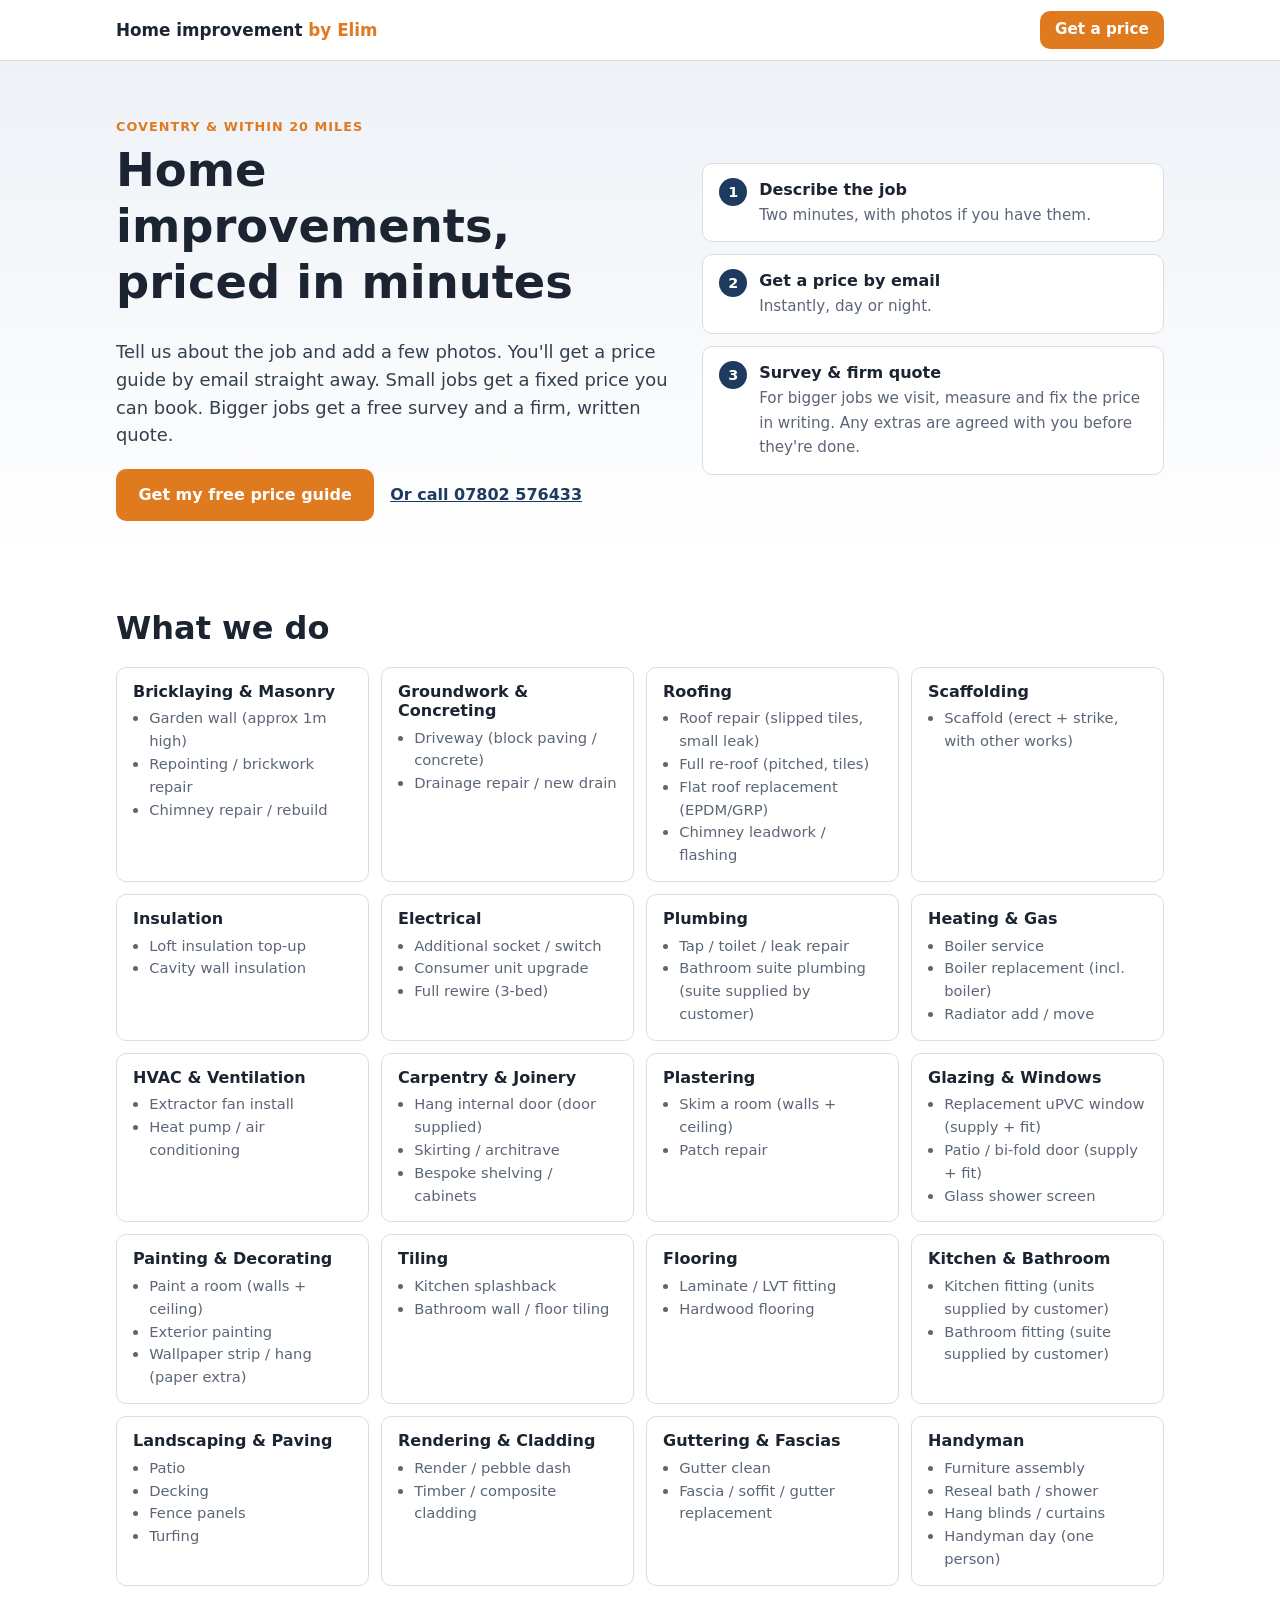
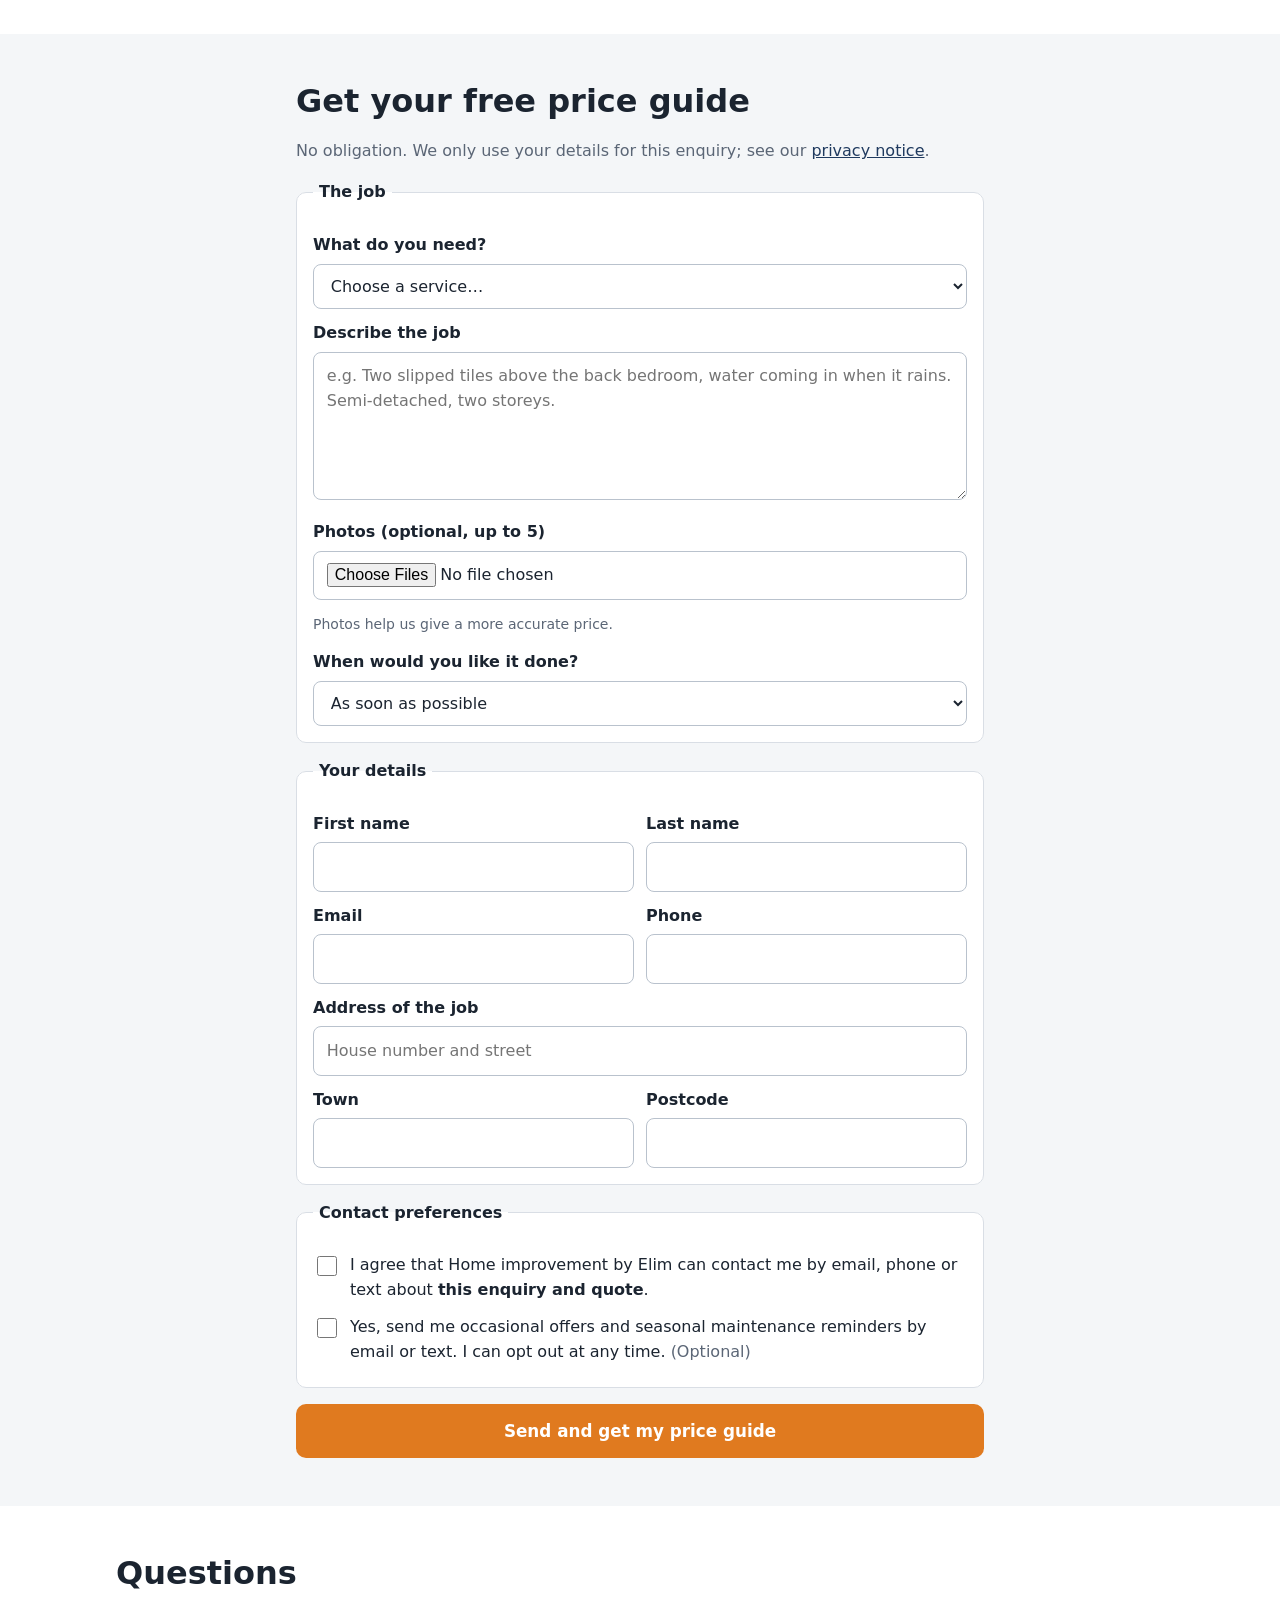
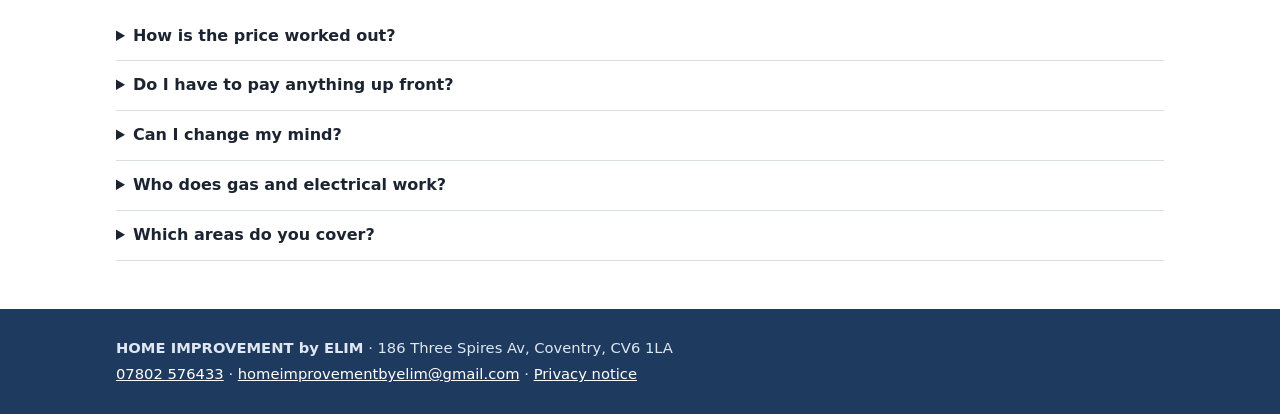
<file: index.html>
<!doctype html>
<html lang="en-GB">
<head>
<meta charset="utf-8">
<meta name="viewport" content="width=device-width, initial-scale=1">
<title>Home improvement by Elim | Builders & home improvements in Coventry</title>
<meta name="description" content="Home improvements in Coventry and within 20 miles: roofing, kitchens, bathrooms, windows, plastering, decorating, landscaping and more. Get a free instant price guide online.">
<link rel="canonical" href="https://homeimprovementbyelim.github.io/">
<link rel="stylesheet" href="styles.css">
<script type="application/ld+json">
{
  "@context": "https://schema.org",
  "@type": "HomeAndConstructionBusiness",
  "name": "Home improvement by Elim",
  "url": "https://homeimprovementbyelim.github.io/",
  "telephone": "+447802576433",
  "email": "homeimprovementbyelim@gmail.com",
  "address": {"@type": "PostalAddress", "addressLocality": "Coventry", "postalCode": "CV6", "addressCountry": "GB"},
  "areaServed": {"@type": "GeoCircle", "geoMidpoint": {"@type": "GeoCoordinates", "latitude": 52.43, "longitude": -1.51}, "geoRadius": "32000"}
}
</script>
</head>
<body>
<header class="topbar">
  <div class="wrap topbar-inner">
    <a class="brand" href="#top">Home improvement <span>by Elim</span></a>
    <a class="btn btn-small" href="#quote">Get a price</a>
  </div>
</header>

<main id="top">
  <section class="hero">
    <div class="wrap hero-grid">
      <div>
        <p class="eyebrow">Coventry &amp; within 20 miles</p>
        <h1>Home improvements, priced in minutes</h1>
        <p class="lead">Tell us about the job and add a few photos. You'll get a price guide by email straight away. Small jobs get a fixed price you can book. Bigger jobs get a free survey and a firm, written quote.</p>
        <div class="hero-actions">
          <a class="btn" href="#quote">Get my free price guide</a>
          <a class="link" href="tel:+447802576433">Or call 07802 576433</a>
        </div>
      </div>
      <ol class="steps" aria-label="How it works">
        <li><strong>Describe the job</strong><span>Two minutes, with photos if you have them.</span></li>
        <li><strong>Get a price by email</strong><span>Instantly, day or night.</span></li>
        <li><strong>Survey &amp; firm quote</strong><span>For bigger jobs we visit, measure and fix the price in writing. Any extras are agreed with you before they're done.</span></li>
      </ol>
    </div>
  </section>

  <section class="wrap section" aria-labelledby="services-h">
    <h2 id="services-h">What we do</h2>
    <div id="trades" class="trades"></div>
  </section>

  <section id="quote" class="section quote-section" aria-labelledby="quote-h">
    <div class="wrap narrow">
      <h2 id="quote-h">Get your free price guide</h2>
      <p class="muted">No obligation. We only use your details for this enquiry; see our <a href="privacy.html">privacy notice</a>.</p>

      <form id="enquiry" novalidate>
        <fieldset>
          <legend>The job</legend>
          <label for="service">What do you need?</label>
          <select id="service" name="service" required><option value="">Choose a service…</option></select>

          <div id="qty-row" class="row" hidden>
            <div>
              <label for="quantity">Roughly how much? <span id="unit-hint" class="muted"></span></label>
              <input id="quantity" name="quantity" type="number" min="0.5" step="0.5" inputmode="decimal">
            </div>
          </div>

          <label for="description">Describe the job</label>
          <textarea id="description" name="description" rows="5" required placeholder="e.g. Two slipped tiles above the back bedroom, water coming in when it rains. Semi-detached, two storeys."></textarea>

          <label for="photos">Photos (optional, up to 5)</label>
          <input id="photos" name="photos" type="file" accept="image/*" multiple>
          <p id="photo-note" class="muted small">Photos help us give a more accurate price.</p>

          <label for="urgency">When would you like it done?</label>
          <select id="urgency" name="urgency">
            <option>As soon as possible</option><option>Within a month</option><option>In 1–3 months</option><option>Just planning</option>
          </select>
        </fieldset>

        <fieldset>
          <legend>Your details</legend>
          <div class="row two">
            <div><label for="firstName">First name</label><input id="firstName" name="firstName" autocomplete="given-name" required></div>
            <div><label for="lastName">Last name</label><input id="lastName" name="lastName" autocomplete="family-name" required></div>
          </div>
          <div class="row two">
            <div><label for="email">Email</label><input id="email" name="email" type="email" autocomplete="email" required></div>
            <div><label for="phone">Phone</label><input id="phone" name="phone" type="tel" autocomplete="tel" required></div>
          </div>
          <label for="address1">Address of the job</label>
          <input id="address1" name="address1" autocomplete="address-line1" required placeholder="House number and street">
          <div class="row two">
            <div><label for="town">Town</label><input id="town" name="town" autocomplete="address-level2" required></div>
            <div><label for="postcode">Postcode</label><input id="postcode" name="postcode" autocomplete="postal-code" required></div>
          </div>
          <div class="hp" aria-hidden="true"><label for="website">Leave this empty</label><input id="website" name="website" tabindex="-1" autocomplete="off"></div>
        </fieldset>

        <fieldset class="consent">
          <legend>Contact preferences</legend>
          <label class="check"><input type="checkbox" id="consentContact" name="consentContact" required>
            <span>I agree that Home improvement by Elim can contact me by email, phone or text about <strong>this enquiry and quote</strong>.</span></label>
          <label class="check"><input type="checkbox" id="consentMarketing" name="consentMarketing">
            <span>Yes, send me occasional offers and seasonal maintenance reminders by email or text. I can opt out at any time. <span class="muted">(Optional)</span></span></label>
        </fieldset>

        <p id="form-error" class="error" role="alert" hidden></p>
        <button class="btn btn-wide" type="submit" id="submit-btn">Send and get my price guide</button>
      </form>

      <div id="thanks" class="thanks" hidden tabindex="-1">
        <h3>Thanks, we've got it</h3>
        <p>Your price guide is on its way to <strong id="thanks-email"></strong>. Check your junk folder if it hasn't arrived in a few minutes.</p>
        <p class="muted">Your reference: <strong id="thanks-ref"></strong></p>
      </div>
    </div>
  </section>

  <section class="wrap section" aria-labelledby="faq-h">
    <h2 id="faq-h">Questions</h2>
    <details><summary>How is the price worked out?</summary><p>From our day rates, the size of the job and typical materials. Small jobs get a fixed price. Bigger jobs get a price range first, then a firm price in writing after we've seen the job. If we find something that couldn't be seen at the survey, we explain it and agree any extra cost with you before doing it.</p></details>
    <details><summary>Do I have to pay anything up front?</summary><p>The survey is free. When you accept a firm quote we ask for a 25% deposit to book your dates, and the balance on completion.</p></details>
    <details><summary>Can I change my mind?</summary><p>Yes. You have 14 days after accepting a quote to cancel, and we'll refund your deposit. If you ask us to start sooner, for example for an urgent leak, you'd only pay for work already done.</p></details>
    <details><summary>Who does gas and electrical work?</summary><p>All gas and electrical work is carried out by contractors who hold the required registrations (e.g. Gas Safe, Part P) and insurance.</p></details>
    <details><summary>Which areas do you cover?</summary><p>Coventry and within about 20 miles, including Nuneaton, Bedworth, Rugby, Kenilworth, Warwick, Leamington Spa, Solihull, Hinckley, Atherstone and Tamworth.</p></details>
  </section>
</main>

<footer class="footer">
  <div class="wrap footer-inner">
    <p><strong>HOME IMPROVEMENT by ELIM</strong> · 186 Three Spires Av, Coventry, CV6 1LA</p>
    <p><a href="tel:+447802576433">07802 576433</a> · <a href="mailto:homeimprovementbyelim@gmail.com">homeimprovementbyelim@gmail.com</a> · <a href="privacy.html">Privacy notice</a></p>
  </div>
</footer>

<script src="config.js"></script>
<script src="services.js"></script>
<script src="app.js"></script>
</body>
</html>
</file>
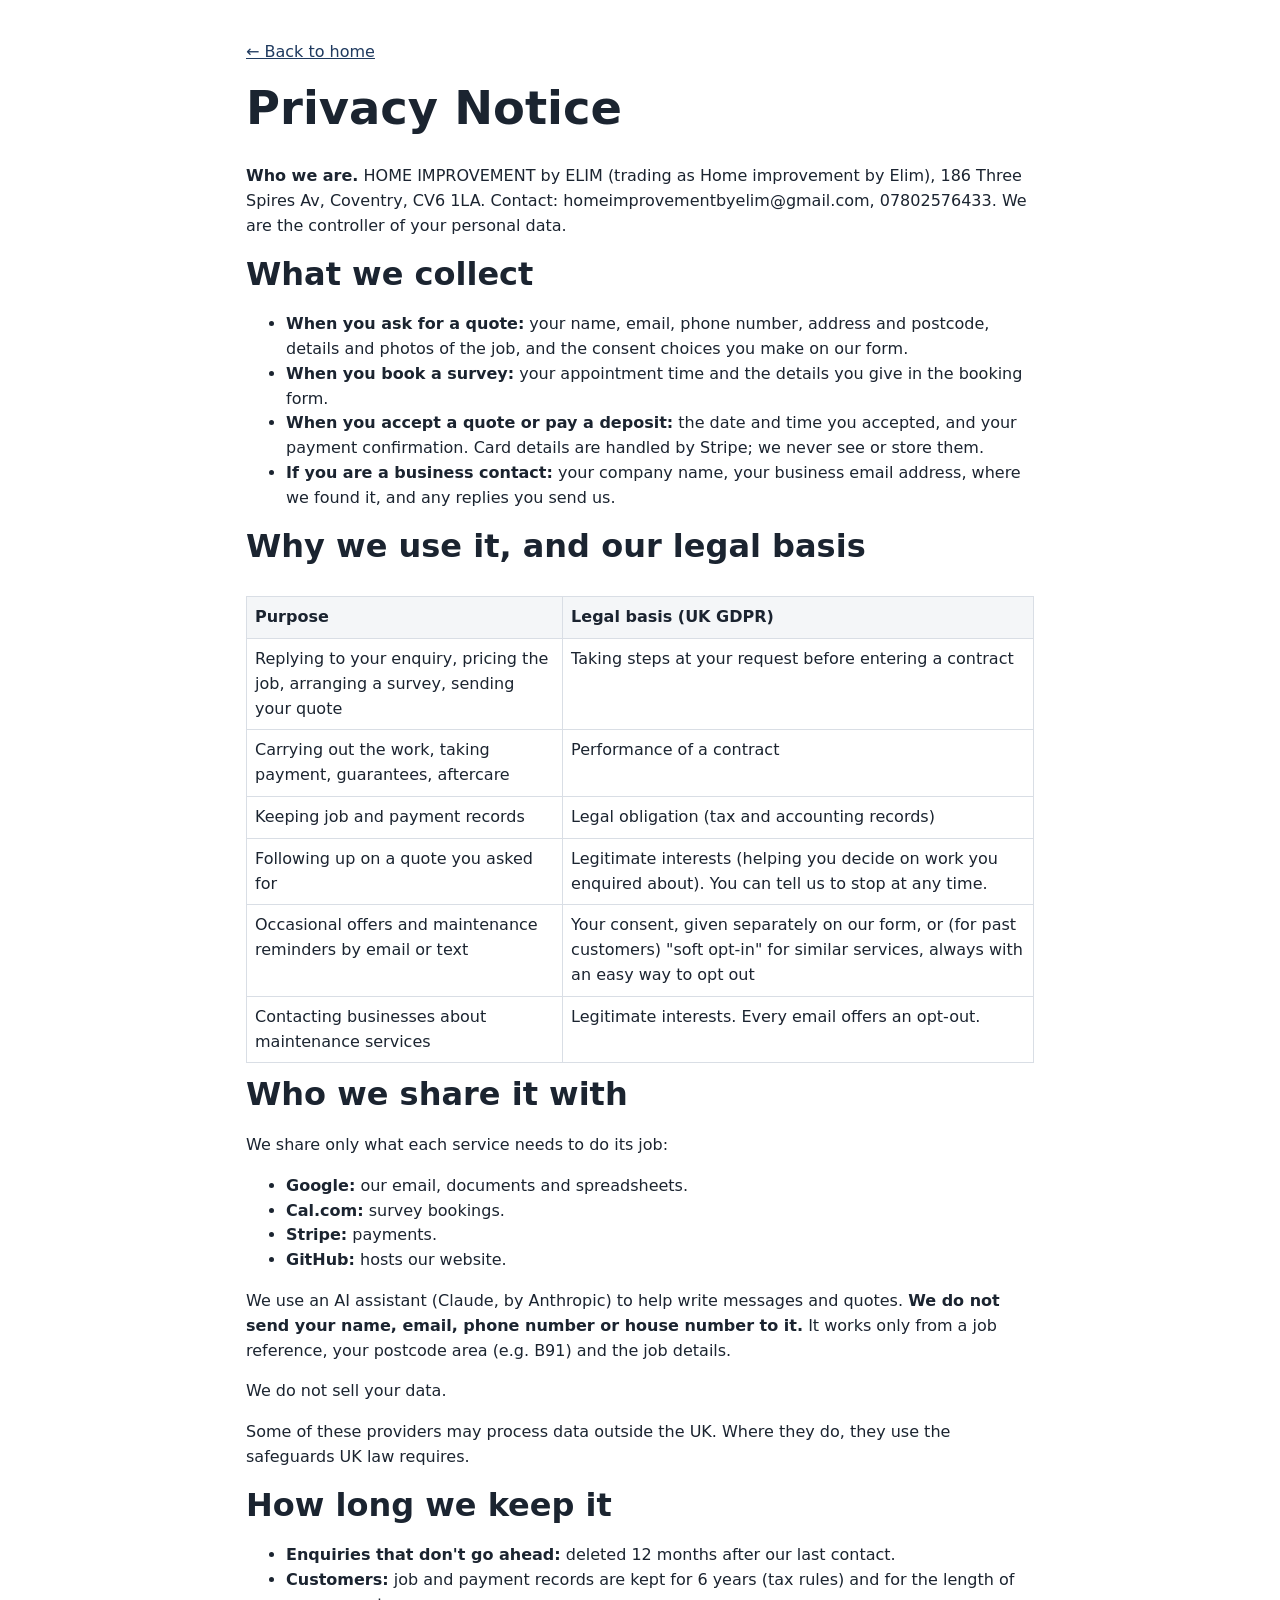
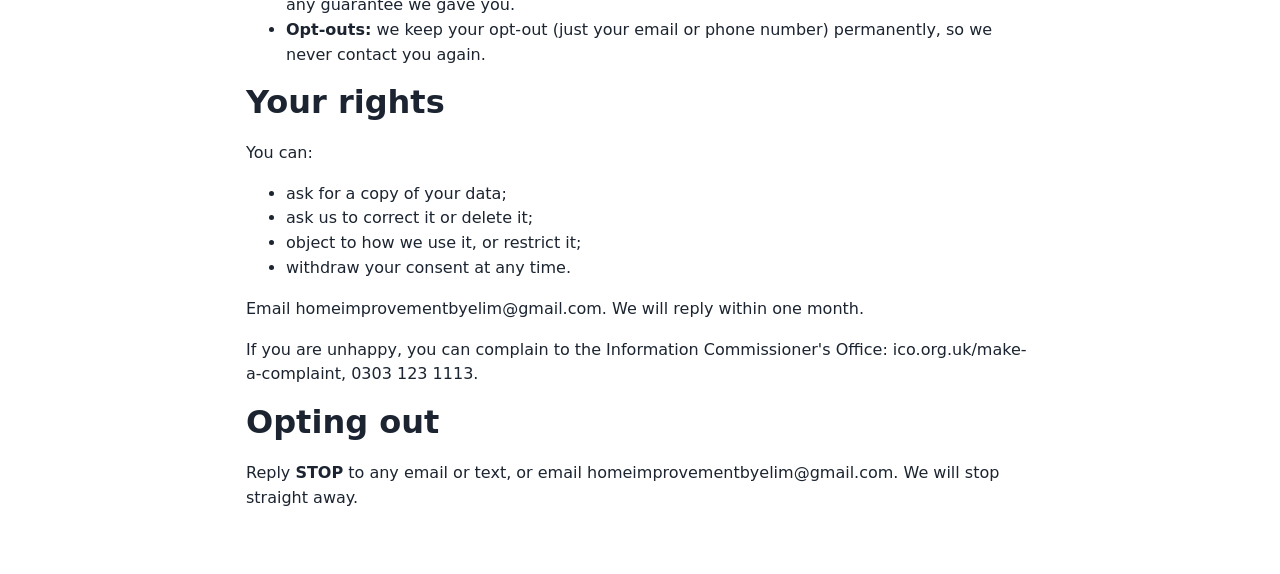
<file: privacy.html>
<!doctype html>
<html lang="en-GB"><head><meta charset="utf-8"><meta name="viewport" content="width=device-width, initial-scale=1">
<title>Privacy notice - Home improvement by Elim</title>
<link rel="stylesheet" href="styles.css"></head>
<body><main class="wrap prose"><p><a href="index.html">&larr; Back to home</a></p>
<h1>Privacy Notice</h1>
<p><strong>Who we are.</strong> HOME IMPROVEMENT by ELIM (trading as Home improvement by Elim), 186 Three Spires Av, Coventry, CV6 1LA. Contact: homeimprovementbyelim@gmail.com, 07802576433. We are the controller of your personal data.</p>
<h2>What we collect</h2>
<ul>
<li><strong>When you ask for a quote:</strong> your name, email, phone number, address and postcode, details and photos of the job, and the consent choices you make on our form.</li>
<li><strong>When you book a survey:</strong> your appointment time and the details you give in the booking form.</li>
<li><strong>When you accept a quote or pay a deposit:</strong> the date and time you accepted, and your payment confirmation. Card details are handled by Stripe; we never see or store them.</li>
<li><strong>If you are a business contact:</strong> your company name, your business email address, where we found it, and any replies you send us.</li>
</ul>
<h2>Why we use it, and our legal basis</h2>
<div class='table'><table><thead><tr><th>Purpose</th><th>Legal basis (UK GDPR)</th></tr></thead><tbody><tr><td>Replying to your enquiry, pricing the job, arranging a survey, sending your quote</td><td>Taking steps at your request before entering a contract</td></tr><tr><td>Carrying out the work, taking payment, guarantees, aftercare</td><td>Performance of a contract</td></tr><tr><td>Keeping job and payment records</td><td>Legal obligation (tax and accounting records)</td></tr><tr><td>Following up on a quote you asked for</td><td>Legitimate interests (helping you decide on work you enquired about). You can tell us to stop at any time.</td></tr><tr><td>Occasional offers and maintenance reminders by email or text</td><td>Your consent, given separately on our form, or (for past customers) &quot;soft opt-in&quot; for similar services, always with an easy way to opt out</td></tr><tr><td>Contacting businesses about maintenance services</td><td>Legitimate interests. Every email offers an opt-out.</td></tr></tbody></table></div>
<h2>Who we share it with</h2>
<p>We share only what each service needs to do its job:</p>
<ul>
<li><strong>Google:</strong> our email, documents and spreadsheets.</li>
<li><strong>Cal.com:</strong> survey bookings.</li>
<li><strong>Stripe:</strong> payments.</li>
<li><strong>GitHub:</strong> hosts our website.</li>
</ul>
<p>We use an AI assistant (Claude, by Anthropic) to help write messages and quotes. <strong>We do not send your name, email, phone number or house number to it.</strong> It works only from a job reference, your postcode area (e.g. B91) and the job details.</p>
<p>We do not sell your data.</p>
<p>Some of these providers may process data outside the UK. Where they do, they use the safeguards UK law requires.</p>
<h2>How long we keep it</h2>
<ul>
<li><strong>Enquiries that don&#x27;t go ahead:</strong> deleted 12 months after our last contact.</li>
<li><strong>Customers:</strong> job and payment records are kept for 6 years (tax rules) and for the length of any guarantee we gave you.</li>
<li><strong>Opt-outs:</strong> we keep your opt-out (just your email or phone number) permanently, so we never contact you again.</li>
</ul>
<h2>Your rights</h2>
<p>You can:</p>
<ul>
<li>ask for a copy of your data;</li>
<li>ask us to correct it or delete it;</li>
<li>object to how we use it, or restrict it;</li>
<li>withdraw your consent at any time.</li>
</ul>
<p>Email homeimprovementbyelim@gmail.com. We will reply within one month.</p>
<p>If you are unhappy, you can complain to the Information Commissioner&#x27;s Office: ico.org.uk/make-a-complaint, 0303 123 1113.</p>
<h2>Opting out</h2>
<p>Reply <strong>STOP</strong> to any email or text, or email homeimprovementbyelim@gmail.com. We will stop straight away.</p>
</main></body></html>
</file>
<file: styles.css>
:root {
  --ink: #1b2430; --muted: #5b6676; --line: #d9dee5; --bg: #ffffff; --soft: #f4f6f8;
  --brand: #1f3a5f; --brand-ink: #ffffff; --accent: #e07a1f; --error: #b42318; --ok: #157347;
  --radius: 10px; --gutter: 16px;
}
* { box-sizing: border-box; }
html { scroll-behavior: smooth; }
body { margin: 0; font: 16px/1.55 system-ui, -apple-system, "Segoe UI", Roboto, Arial, sans-serif; color: var(--ink); background: var(--bg); }
a { color: var(--brand); }
img { max-width: 100%; }
.wrap { max-width: 1080px; margin: 0 auto; padding: 0 var(--gutter); }
.narrow { max-width: 720px; }
.muted { color: var(--muted); }
.small { font-size: 0.875rem; }
h1, h2, h3 { line-height: 1.2; margin: 0 0 0.6em; }
h1 { font-size: clamp(2rem, 5vw, 2.9rem); }
h2 { font-size: clamp(1.5rem, 3.4vw, 2rem); }

.topbar { position: sticky; top: 0; z-index: 10; background: #fff; border-bottom: 1px solid var(--line); }
.topbar-inner { display: flex; align-items: center; justify-content: space-between; height: 60px; }
.brand { font-weight: 800; text-decoration: none; color: var(--ink); font-size: 1.05rem; }
.brand span { color: var(--accent); }

.btn { display: inline-block; background: var(--accent); color: #fff; border: 0; border-radius: var(--radius); padding: 0.85em 1.4em;
  font: inherit; font-weight: 700; text-decoration: none; cursor: pointer; }
.btn:hover { filter: brightness(0.95); }
.btn:focus-visible, a:focus-visible, input:focus-visible, select:focus-visible, textarea:focus-visible, summary:focus-visible { outline: 3px solid #8ab4f8; outline-offset: 2px; }
.btn-small { padding: 0.5em 1em; font-size: 0.95rem; }
.btn-wide { width: 100%; font-size: 1.05rem; }
.btn[disabled] { opacity: 0.6; cursor: progress; }
.link { font-weight: 600; }

.hero { background: linear-gradient(180deg, #eef2f7, #fff); padding: 56px 0 40px; }
.hero-grid { display: grid; gap: 32px; grid-template-columns: 1.2fr 1fr; align-items: center; }
.eyebrow { text-transform: uppercase; letter-spacing: 0.08em; font-size: 0.8rem; font-weight: 700; color: var(--accent); margin: 0 0 0.5em; }
.lead { font-size: 1.12rem; color: #33404f; }
.hero-actions { display: flex; flex-wrap: wrap; gap: 16px; align-items: center; margin-top: 20px; }
.steps { list-style: none; counter-reset: s; margin: 0; padding: 0; display: grid; gap: 12px; }
.steps li { counter-increment: s; background: #fff; border: 1px solid var(--line); border-radius: var(--radius); padding: 14px 16px 14px 56px; position: relative; }
.steps li::before { content: counter(s); position: absolute; left: 16px; top: 14px; width: 28px; height: 28px; border-radius: 50%;
  background: var(--brand); color: #fff; display: grid; place-items: center; font-weight: 700; font-size: 0.9rem; }
.steps strong { display: block; }
.steps span { color: var(--muted); font-size: 0.95rem; }

.section { padding: 48px var(--gutter); }
.section.wrap { padding-left: var(--gutter); padding-right: var(--gutter); }
.trades { display: grid; grid-template-columns: repeat(auto-fill, minmax(230px, 1fr)); gap: 12px; }
.trade { border: 1px solid var(--line); border-radius: var(--radius); padding: 14px 16px; background: #fff; }
.trade h3 { font-size: 1rem; margin-bottom: 0.4em; }
.trade ul { margin: 0; padding-left: 1.1em; color: var(--muted); font-size: 0.92rem; }

.quote-section { background: var(--soft); }
form fieldset { border: 1px solid var(--line); background: #fff; border-radius: var(--radius); padding: 16px; margin: 0 0 16px; min-width: 0; }
legend { font-weight: 700; padding: 0 6px; }
label { display: block; font-weight: 600; margin: 12px 0 6px; }
input, select, textarea { width: 100%; font: inherit; padding: 0.7em 0.8em; border: 1px solid #b9c2cd; border-radius: 8px; background: #fff; color: var(--ink); }
textarea { resize: vertical; }
.row.two { display: grid; grid-template-columns: 1fr 1fr; gap: 12px; }
.check { display: flex; gap: 10px; align-items: flex-start; font-weight: 400; }
.check input { width: 20px; height: 20px; margin-top: 3px; flex: none; }
.hp { position: absolute; left: -9999px; width: 1px; height: 1px; overflow: hidden; }
.error { color: var(--error); font-weight: 600; }
.invalid { border-color: var(--error); }
.thanks { background: #fff; border: 2px solid var(--ok); border-radius: var(--radius); padding: 20px; }

details { border-bottom: 1px solid var(--line); padding: 12px 0; }
summary { cursor: pointer; font-weight: 700; }
details p { color: #33404f; margin: 8px 0 0; }

.footer { background: var(--brand); color: #dfe7f1; padding: 24px 0; font-size: 0.92rem; }
.footer a { color: #fff; }
.footer p { margin: 4px 0; }

.prose { padding-top: 24px; padding-bottom: 48px; max-width: 820px; }
.table { overflow-x: auto; }
table { border-collapse: collapse; width: 100%; margin: 12px 0; }
th, td { border: 1px solid var(--line); padding: 8px; text-align: left; vertical-align: top; }
th { background: var(--soft); }

@media (max-width: 760px) {
  .hero { padding-top: 32px; }
  .hero-grid { grid-template-columns: 1fr; }
  .row.two { grid-template-columns: 1fr; gap: 0; }
}
</file>
